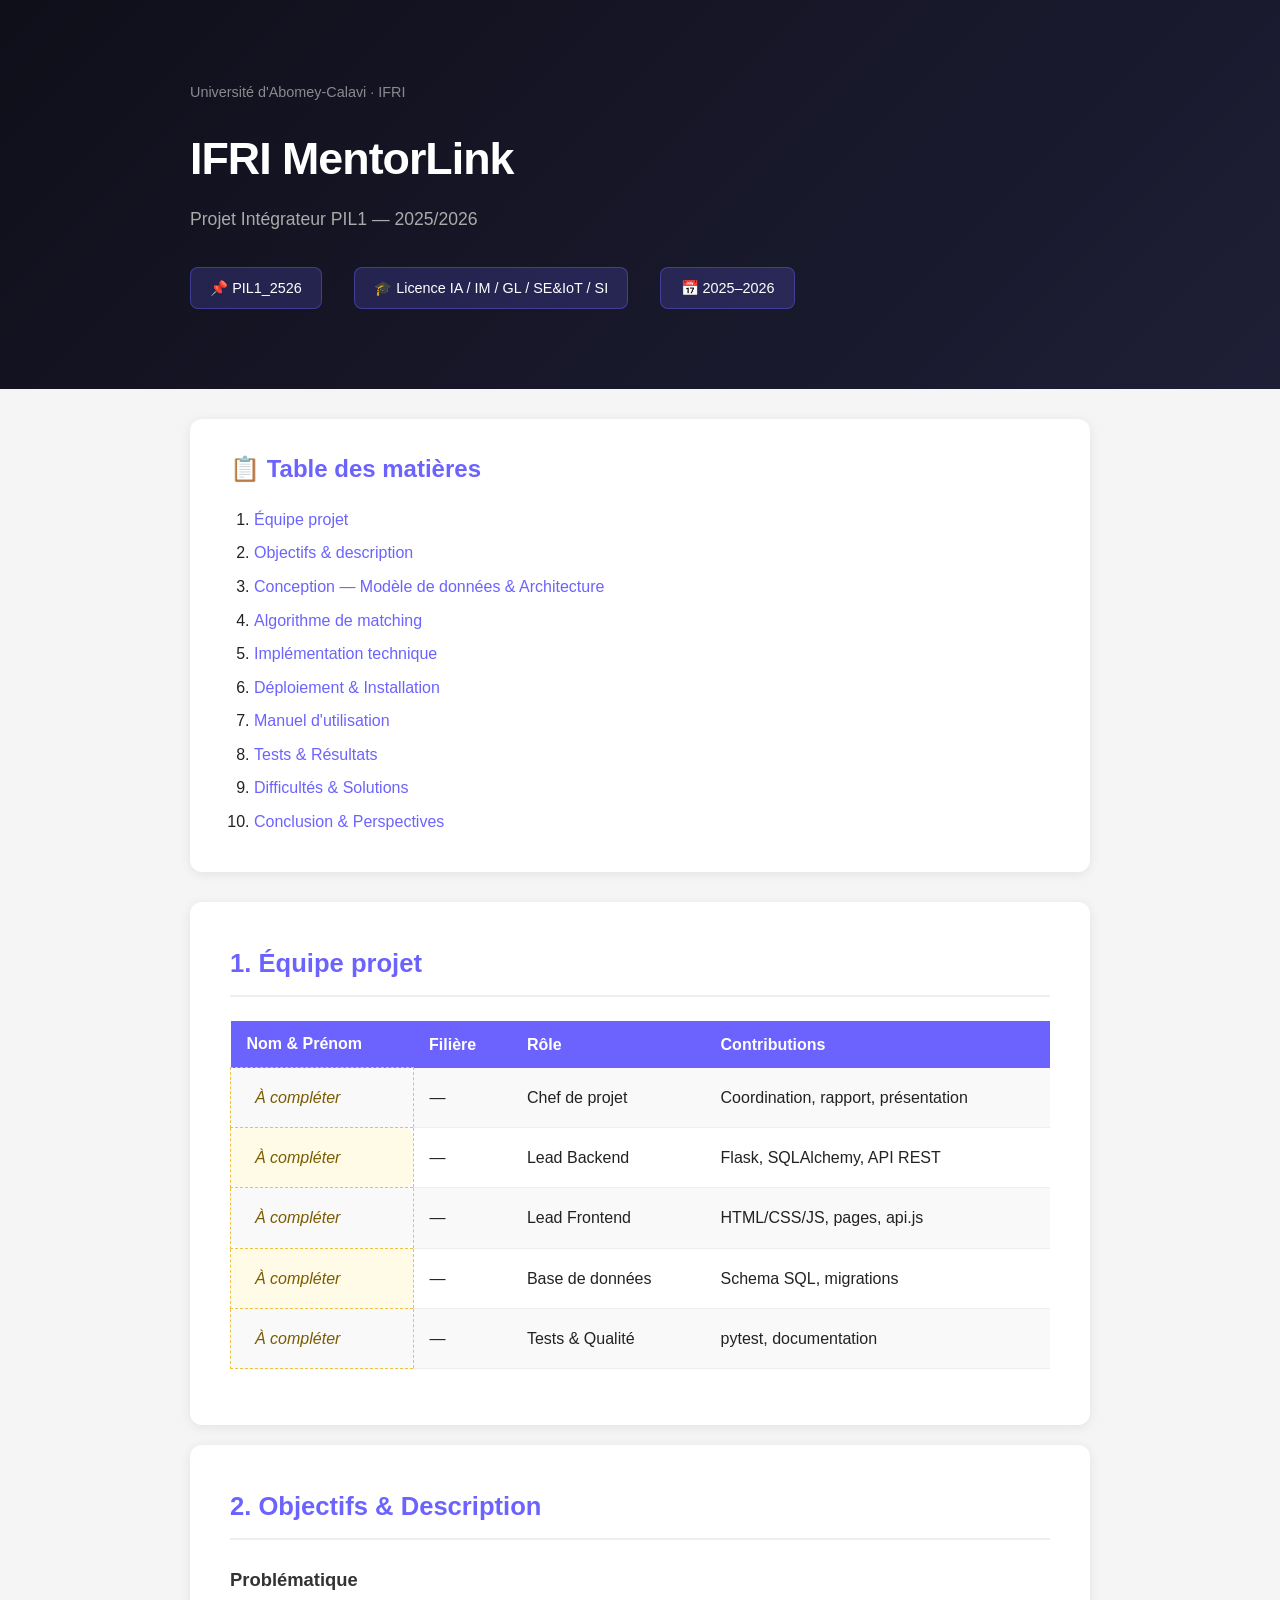
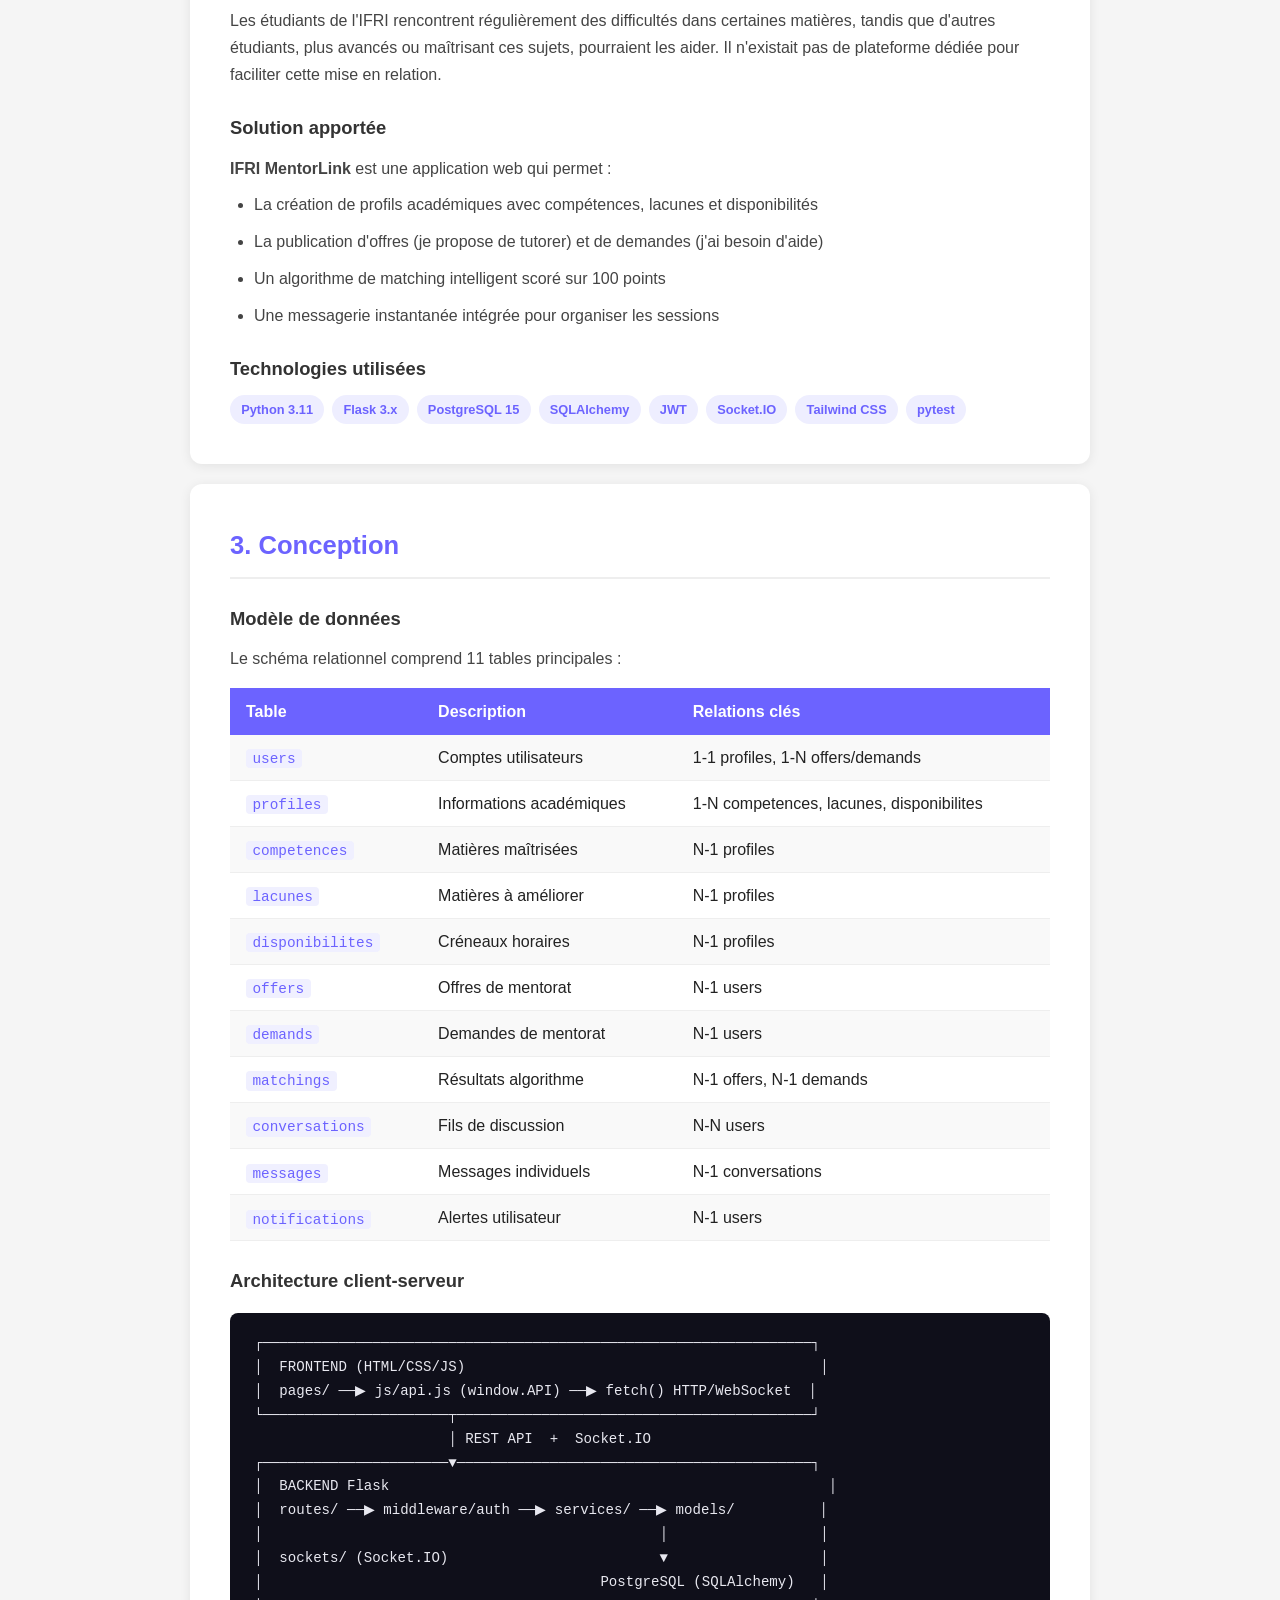
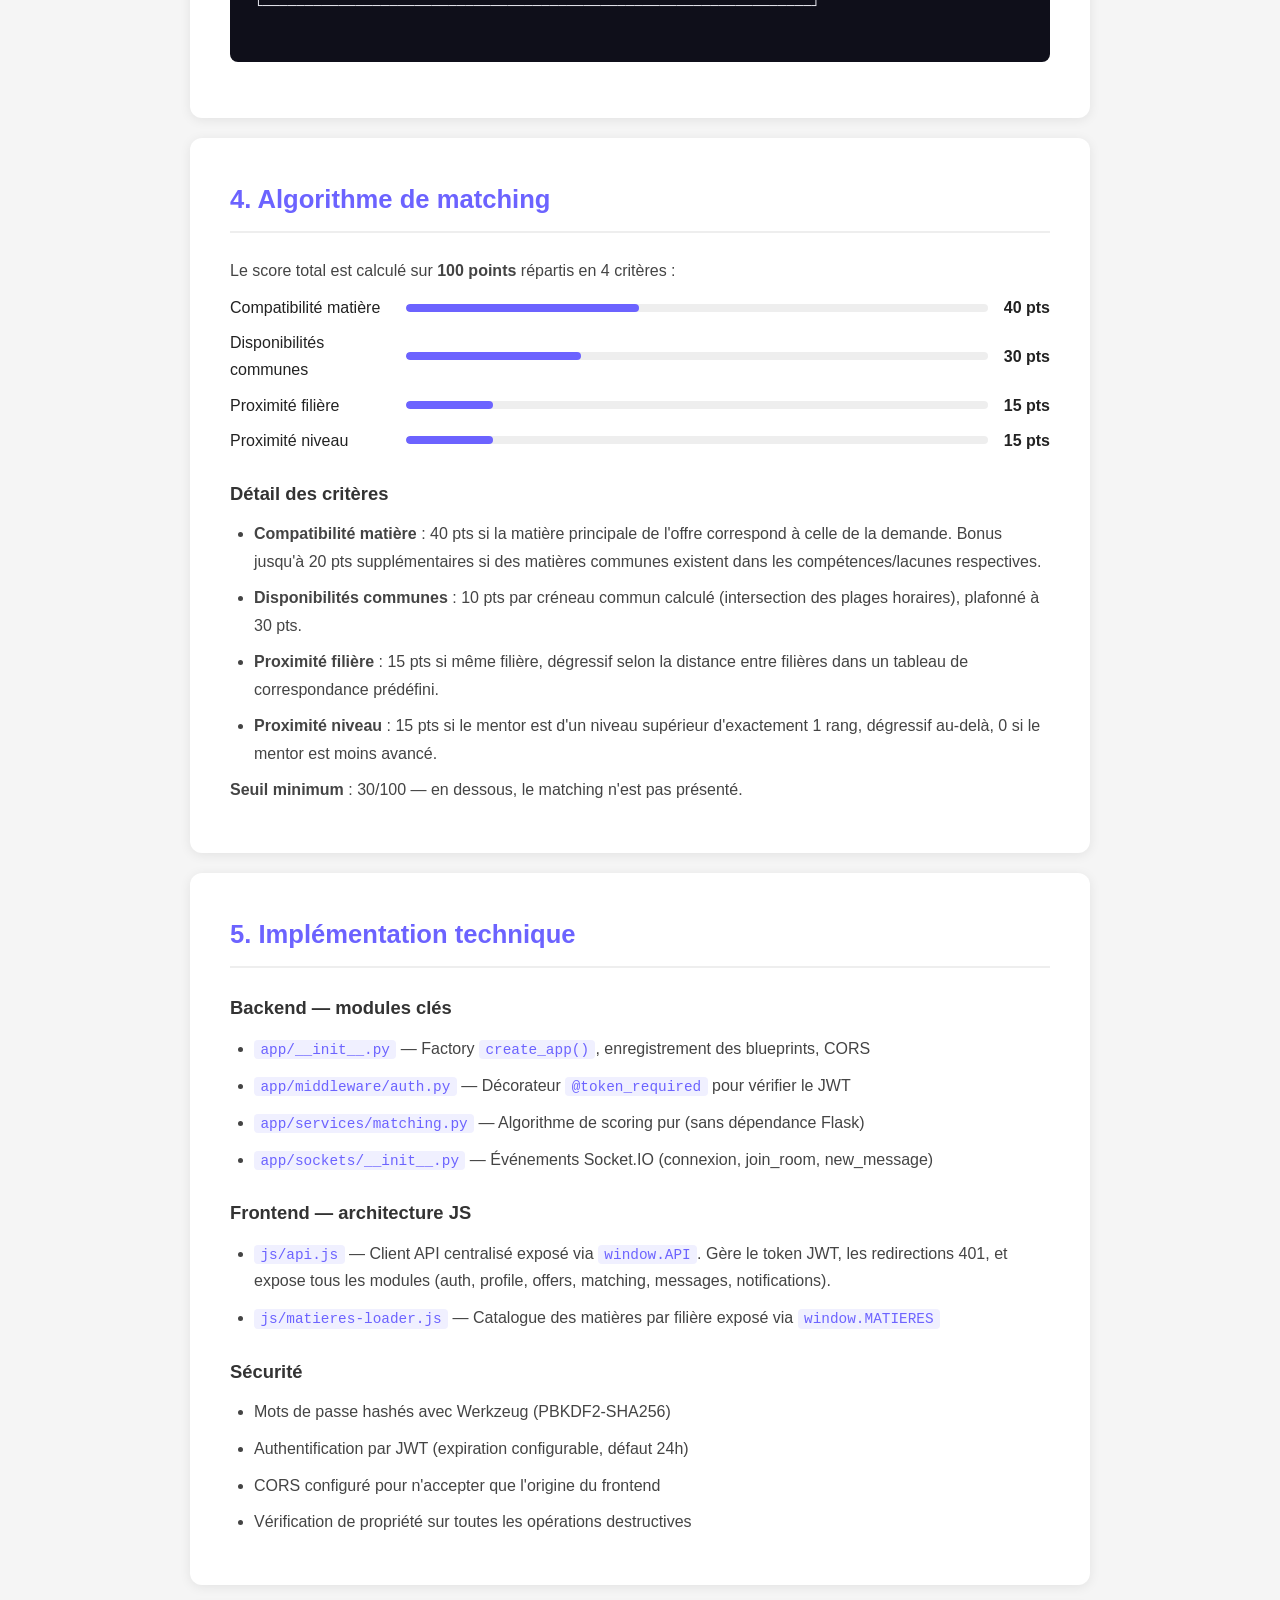
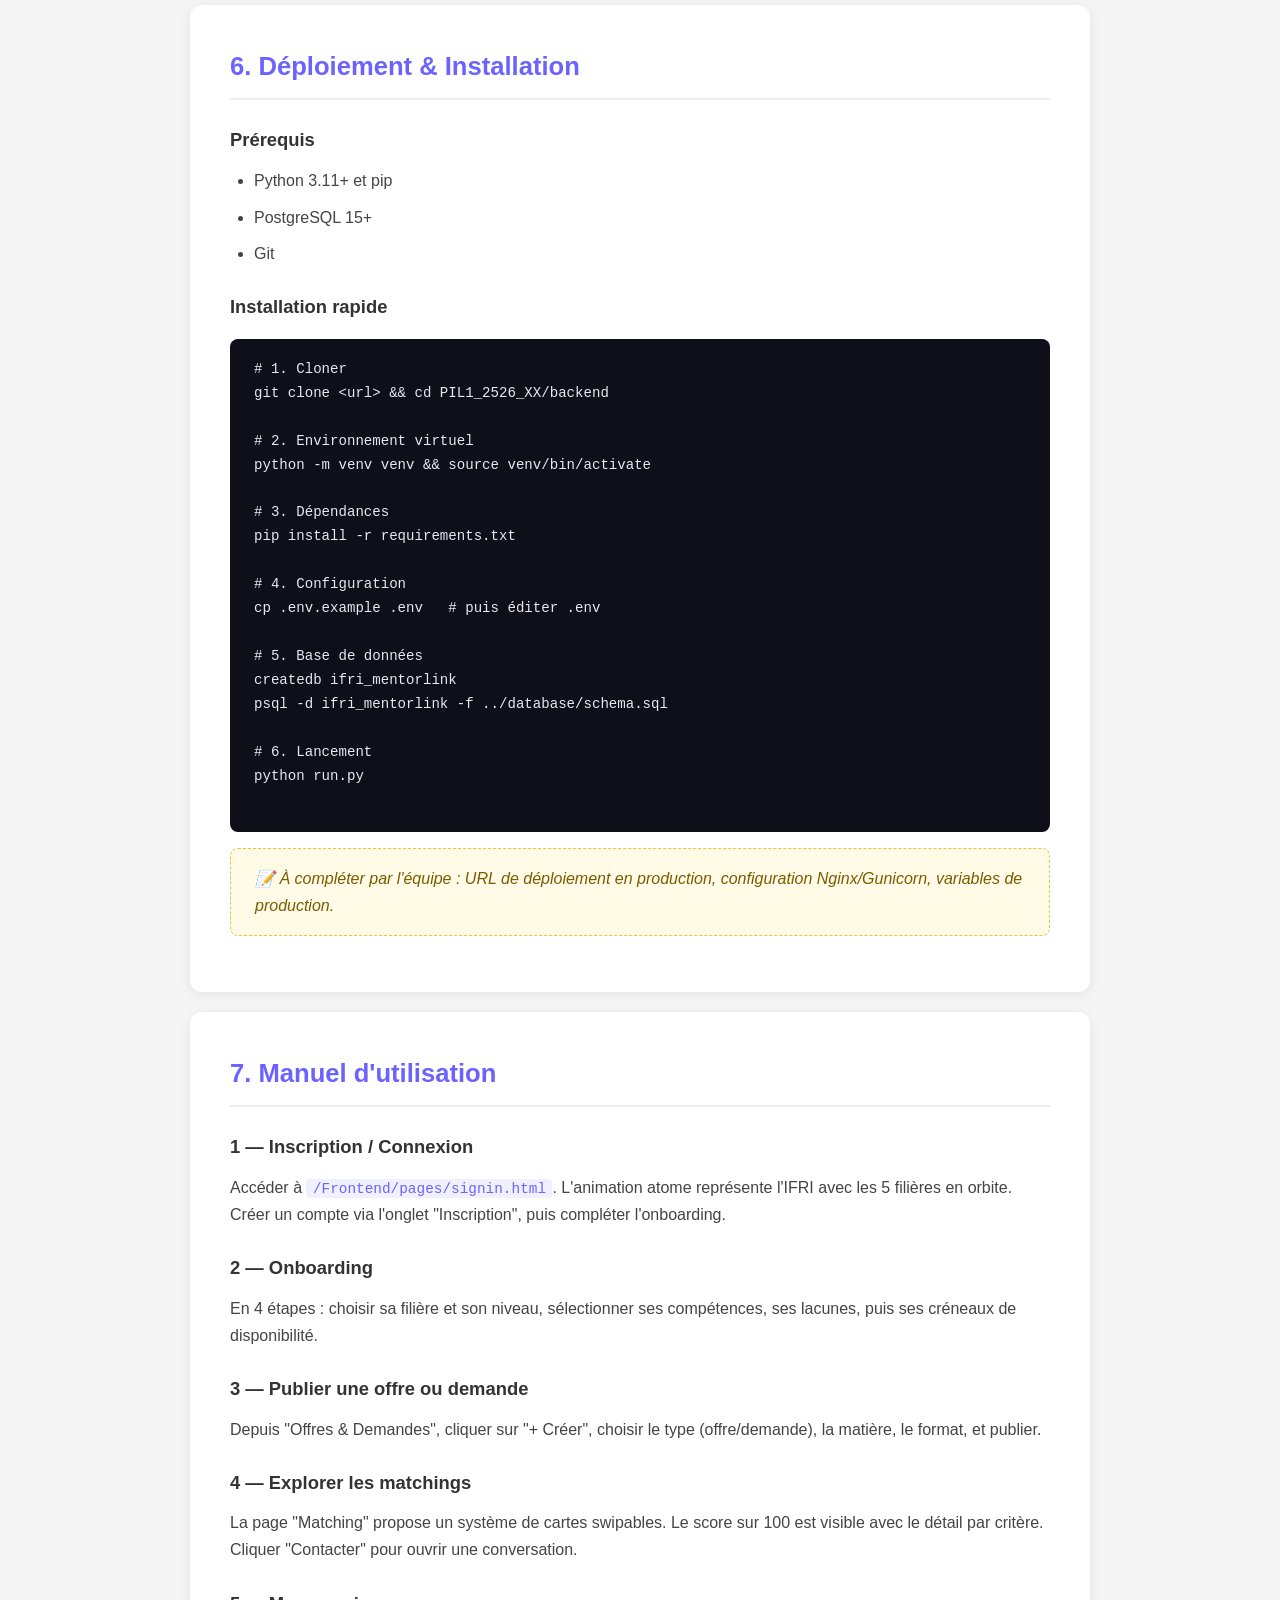
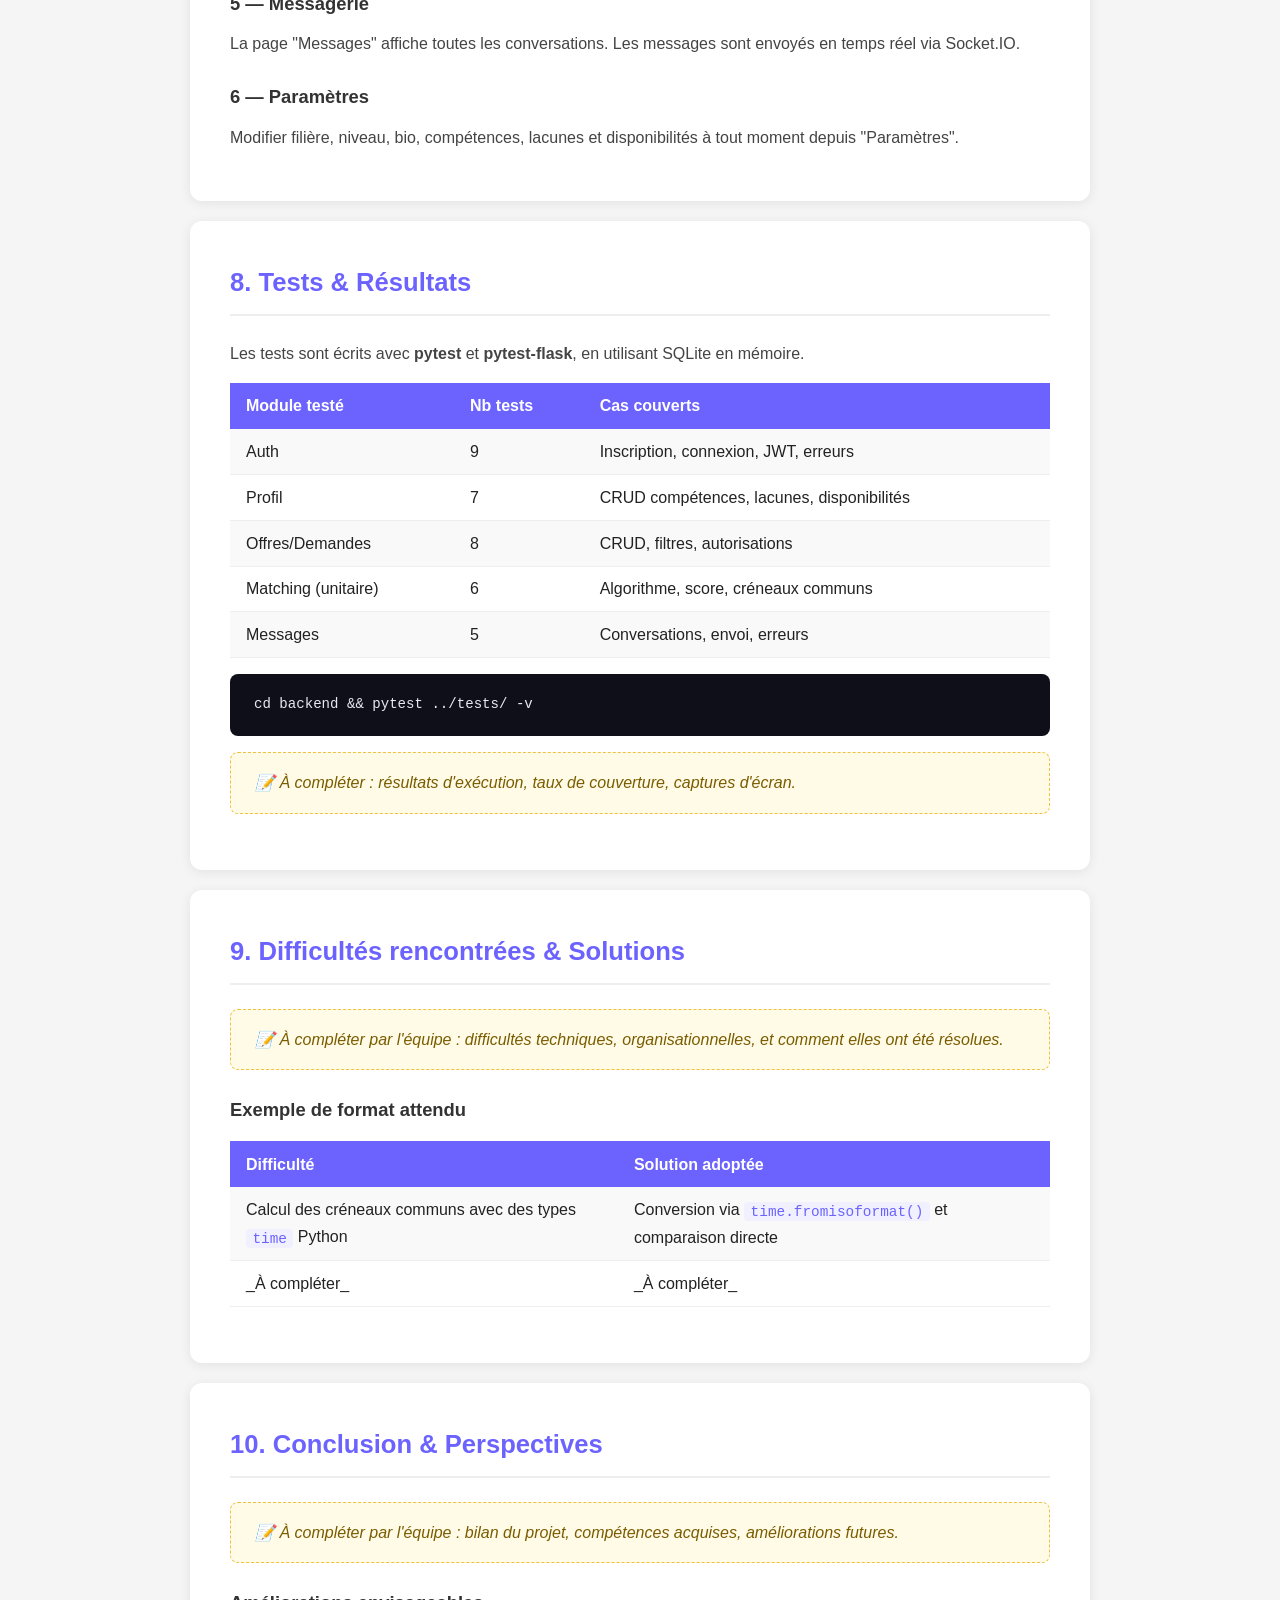
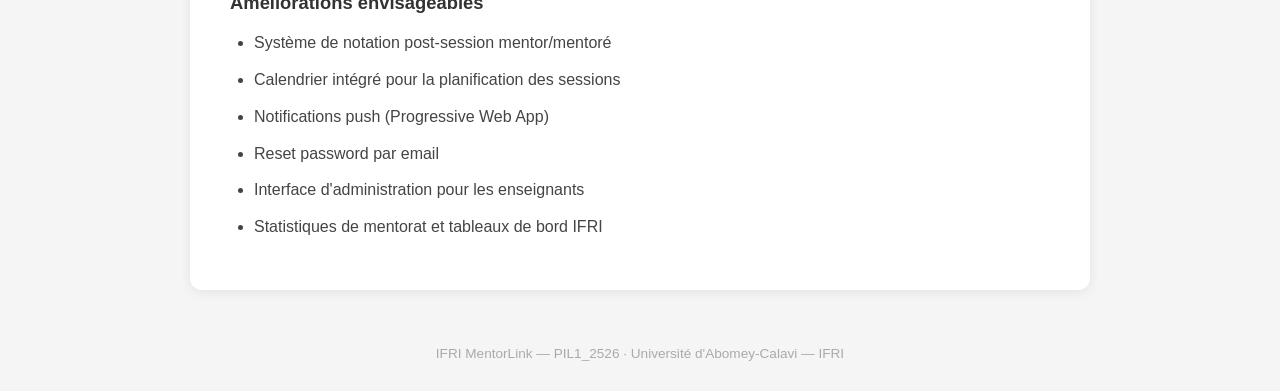
<file: PIL1_2526_XX/docs/rapport.html>
<!DOCTYPE html>
<html lang="fr">
<head>
  <meta charset="UTF-8"/>
  <meta name="viewport" content="width=device-width,initial-scale=1.0"/>
  <title>Rapport — IFRI MentorLink PIL1_2526</title>
  <style>
    :root {
      --primary: #6C63FF; --dark: #0F0F1A; --surface: #1E1E36;
      --border: #2E2E50; --text: #E8E8F0; --muted: #8888AA;
    }
    * { box-sizing: border-box; margin: 0; padding: 0; }
    body { font-family: 'Segoe UI', Arial, sans-serif; background: #f5f5f5; color: #222; line-height: 1.7; }
    .cover { background: linear-gradient(135deg, #0F0F1A 0%, #1E1E36 100%); color: #fff; padding: 80px 60px; }
    .cover h1 { font-size: 2.8rem; font-weight: 800; letter-spacing: -1px; }
    .cover .subtitle { font-size: 1.1rem; color: #aaa; margin-top: .5rem; }
    .cover .meta { margin-top: 2rem; display: flex; gap: 2rem; flex-wrap: wrap; }
    .cover .meta div { background: rgba(108,99,255,.2); border: 1px solid rgba(108,99,255,.4); border-radius: 8px; padding: .5rem 1.2rem; font-size: .9rem; }
    .toc { background: #fff; max-width: 900px; margin: 30px auto; padding: 30px 40px; border-radius: 12px; box-shadow: 0 2px 12px rgba(0,0,0,.08); }
    .toc h2 { color: var(--primary); margin-bottom: 1rem; }
    .toc ol { padding-left: 1.5rem; }
    .toc li { margin-bottom: .4rem; }
    .toc a { color: var(--primary); text-decoration: none; }
    .section { background: #fff; max-width: 900px; margin: 20px auto; padding: 40px; border-radius: 12px; box-shadow: 0 2px 12px rgba(0,0,0,.08); }
    .section h2 { font-size: 1.6rem; color: var(--primary); border-bottom: 2px solid #eee; padding-bottom: .6rem; margin-bottom: 1.5rem; }
    .section h3 { font-size: 1.15rem; font-weight: 700; margin: 1.5rem 0 .7rem; color: #333; }
    .section p, .section li { color: #444; margin-bottom: .6rem; }
    .section ul, .section ol { padding-left: 1.5rem; }
    table { width: 100%; border-collapse: collapse; margin: 1rem 0; }
    th { background: var(--primary); color: #fff; padding: .6rem 1rem; text-align: left; }
    td { padding: .55rem 1rem; border-bottom: 1px solid #eee; }
    tr:nth-child(even) td { background: #f9f9f9; }
    .placeholder { background: #fffbe6; border: 1.5px dashed #f0c040; border-radius: 8px; padding: 1rem 1.5rem; color: #7a5c00; font-style: italic; margin: 1rem 0; }
    .score-row { display: flex; align-items: center; gap: 1rem; margin-bottom: .5rem; }
    .score-bar { flex: 1; height: 8px; background: #eee; border-radius: 4px; overflow: hidden; }
    .score-fill { height: 100%; background: var(--primary); border-radius: 4px; }
    .badge { display: inline-block; padding: .2rem .7rem; border-radius: 20px; font-size: .8rem; font-weight: 600; }
    .badge-tech { background: #eef; color: var(--primary); }
    code { background: #f0f0ff; padding: .1rem .4rem; border-radius: 4px; font-family: monospace; font-size: .9rem; color: var(--primary); }
    pre { background: #0F0F1A; color: #E8E8F0; padding: 1.2rem 1.5rem; border-radius: 8px; overflow-x: auto; font-size: .88rem; margin: 1rem 0; }
    footer { text-align: center; padding: 2rem; color: #aaa; font-size: .85rem; }
  </style>
</head>
<body>

<!-- COUVERTURE -->
<div class="cover">
  <div style="max-width:900px;margin:auto;">
    <div style="color:rgba(255,255,255,.5);font-size:.9rem;margin-bottom:1rem;">Université d'Abomey-Calavi · IFRI</div>
    <h1>IFRI MentorLink</h1>
    <div class="subtitle">Projet Intégrateur PIL1 — 2025/2026</div>
    <div class="meta">
      <div>📌 PIL1_2526</div>
      <div>🎓 Licence IA / IM / GL / SE&IoT / SI</div>
      <div>📅 <span id="year">2025–2026</span></div>
    </div>
  </div>
</div>

<!-- TABLE DES MATIÈRES -->
<div class="toc">
  <h2>📋 Table des matières</h2>
  <ol>
    <li><a href="#equipe">Équipe projet</a></li>
    <li><a href="#objectifs">Objectifs & description</a></li>
    <li><a href="#conception">Conception — Modèle de données & Architecture</a></li>
    <li><a href="#algo">Algorithme de matching</a></li>
    <li><a href="#implementation">Implémentation technique</a></li>
    <li><a href="#deploiement">Déploiement & Installation</a></li>
    <li><a href="#manuel">Manuel d'utilisation</a></li>
    <li><a href="#tests">Tests & Résultats</a></li>
    <li><a href="#difficultes">Difficultés & Solutions</a></li>
    <li><a href="#conclusion">Conclusion & Perspectives</a></li>
  </ol>
</div>

<!-- 1. ÉQUIPE -->
<div class="section" id="equipe">
  <h2>1. Équipe projet</h2>
  <table>
    <tr><th>Nom & Prénom</th><th>Filière</th><th>Rôle</th><th>Contributions</th></tr>
    <tr><td class="placeholder">À compléter</td><td>—</td><td>Chef de projet</td><td>Coordination, rapport, présentation</td></tr>
    <tr><td class="placeholder">À compléter</td><td>—</td><td>Lead Backend</td><td>Flask, SQLAlchemy, API REST</td></tr>
    <tr><td class="placeholder">À compléter</td><td>—</td><td>Lead Frontend</td><td>HTML/CSS/JS, pages, api.js</td></tr>
    <tr><td class="placeholder">À compléter</td><td>—</td><td>Base de données</td><td>Schema SQL, migrations</td></tr>
    <tr><td class="placeholder">À compléter</td><td>—</td><td>Tests & Qualité</td><td>pytest, documentation</td></tr>
  </table>
</div>

<!-- 2. OBJECTIFS -->
<div class="section" id="objectifs">
  <h2>2. Objectifs & Description</h2>
  <h3>Problématique</h3>
  <p>Les étudiants de l'IFRI rencontrent régulièrement des difficultés dans certaines matières, tandis que d'autres étudiants, plus avancés ou maîtrisant ces sujets, pourraient les aider. Il n'existait pas de plateforme dédiée pour faciliter cette mise en relation.</p>

  <h3>Solution apportée</h3>
  <p><strong>IFRI MentorLink</strong> est une application web qui permet :</p>
  <ul>
    <li>La création de profils académiques avec compétences, lacunes et disponibilités</li>
    <li>La publication d'offres (je propose de tutorer) et de demandes (j'ai besoin d'aide)</li>
    <li>Un algorithme de matching intelligent scoré sur 100 points</li>
    <li>Une messagerie instantanée intégrée pour organiser les sessions</li>
  </ul>

  <h3>Technologies utilisées</h3>
  <div style="display:flex;flex-wrap:wrap;gap:.5rem;margin-top:.5rem;">
    <span class="badge badge-tech">Python 3.11</span>
    <span class="badge badge-tech">Flask 3.x</span>
    <span class="badge badge-tech">PostgreSQL 15</span>
    <span class="badge badge-tech">SQLAlchemy</span>
    <span class="badge badge-tech">JWT</span>
    <span class="badge badge-tech">Socket.IO</span>
    <span class="badge badge-tech">Tailwind CSS</span>
    <span class="badge badge-tech">pytest</span>
  </div>
</div>

<!-- 3. CONCEPTION -->
<div class="section" id="conception">
  <h2>3. Conception</h2>

  <h3>Modèle de données</h3>
  <p>Le schéma relationnel comprend 11 tables principales :</p>
  <table>
    <tr><th>Table</th><th>Description</th><th>Relations clés</th></tr>
    <tr><td><code>users</code></td><td>Comptes utilisateurs</td><td>1-1 profiles, 1-N offers/demands</td></tr>
    <tr><td><code>profiles</code></td><td>Informations académiques</td><td>1-N competences, lacunes, disponibilites</td></tr>
    <tr><td><code>competences</code></td><td>Matières maîtrisées</td><td>N-1 profiles</td></tr>
    <tr><td><code>lacunes</code></td><td>Matières à améliorer</td><td>N-1 profiles</td></tr>
    <tr><td><code>disponibilites</code></td><td>Créneaux horaires</td><td>N-1 profiles</td></tr>
    <tr><td><code>offers</code></td><td>Offres de mentorat</td><td>N-1 users</td></tr>
    <tr><td><code>demands</code></td><td>Demandes de mentorat</td><td>N-1 users</td></tr>
    <tr><td><code>matchings</code></td><td>Résultats algorithme</td><td>N-1 offers, N-1 demands</td></tr>
    <tr><td><code>conversations</code></td><td>Fils de discussion</td><td>N-N users</td></tr>
    <tr><td><code>messages</code></td><td>Messages individuels</td><td>N-1 conversations</td></tr>
    <tr><td><code>notifications</code></td><td>Alertes utilisateur</td><td>N-1 users</td></tr>
  </table>

  <h3>Architecture client-serveur</h3>
  <pre>
┌─────────────────────────────────────────────────────────────────┐
│  FRONTEND (HTML/CSS/JS)                                          │
│  pages/ ──▶ js/api.js (window.API) ──▶ fetch() HTTP/WebSocket  │
└──────────────────────┬──────────────────────────────────────────┘
                       │ REST API  +  Socket.IO
┌──────────────────────▼──────────────────────────────────────────┐
│  BACKEND Flask                                                    │
│  routes/ ──▶ middleware/auth ──▶ services/ ──▶ models/          │
│                                               │                  │
│  sockets/ (Socket.IO)                         ▼                  │
│                                        PostgreSQL (SQLAlchemy)   │
└─────────────────────────────────────────────────────────────────┘
  </pre>
</div>

<!-- 4. ALGORITHME -->
<div class="section" id="algo">
  <h2>4. Algorithme de matching</h2>
  <p>Le score total est calculé sur <strong>100 points</strong> répartis en 4 critères :</p>

  <div class="score-row"><span style="width:160px;">Compatibilité matière</span><div class="score-bar"><div class="score-fill" style="width:40%"></div></div><strong>40 pts</strong></div>
  <div class="score-row"><span style="width:160px;">Disponibilités communes</span><div class="score-bar"><div class="score-fill" style="width:30%"></div></div><strong>30 pts</strong></div>
  <div class="score-row"><span style="width:160px;">Proximité filière</span><div class="score-bar"><div class="score-fill" style="width:15%"></div></div><strong>15 pts</strong></div>
  <div class="score-row"><span style="width:160px;">Proximité niveau</span><div class="score-bar"><div class="score-fill" style="width:15%"></div></div><strong>15 pts</strong></div>

  <h3>Détail des critères</h3>
  <ul>
    <li><strong>Compatibilité matière</strong> : 40 pts si la matière principale de l'offre correspond à celle de la demande. Bonus jusqu'à 20 pts supplémentaires si des matières communes existent dans les compétences/lacunes respectives.</li>
    <li><strong>Disponibilités communes</strong> : 10 pts par créneau commun calculé (intersection des plages horaires), plafonné à 30 pts.</li>
    <li><strong>Proximité filière</strong> : 15 pts si même filière, dégressif selon la distance entre filières dans un tableau de correspondance prédéfini.</li>
    <li><strong>Proximité niveau</strong> : 15 pts si le mentor est d'un niveau supérieur d'exactement 1 rang, dégressif au-delà, 0 si le mentor est moins avancé.</li>
  </ul>
  <p><strong>Seuil minimum</strong> : 30/100 — en dessous, le matching n'est pas présenté.</p>
</div>

<!-- 5. IMPLÉMENTATION -->
<div class="section" id="implementation">
  <h2>5. Implémentation technique</h2>

  <h3>Backend — modules clés</h3>
  <ul>
    <li><code>app/__init__.py</code> — Factory <code>create_app()</code>, enregistrement des blueprints, CORS</li>
    <li><code>app/middleware/auth.py</code> — Décorateur <code>@token_required</code> pour vérifier le JWT</li>
    <li><code>app/services/matching.py</code> — Algorithme de scoring pur (sans dépendance Flask)</li>
    <li><code>app/sockets/__init__.py</code> — Événements Socket.IO (connexion, join_room, new_message)</li>
  </ul>

  <h3>Frontend — architecture JS</h3>
  <ul>
    <li><code>js/api.js</code> — Client API centralisé exposé via <code>window.API</code>. Gère le token JWT, les redirections 401, et expose tous les modules (auth, profile, offers, matching, messages, notifications).</li>
    <li><code>js/matieres-loader.js</code> — Catalogue des matières par filière exposé via <code>window.MATIERES</code></li>
  </ul>

  <h3>Sécurité</h3>
  <ul>
    <li>Mots de passe hashés avec Werkzeug (PBKDF2-SHA256)</li>
    <li>Authentification par JWT (expiration configurable, défaut 24h)</li>
    <li>CORS configuré pour n'accepter que l'origine du frontend</li>
    <li>Vérification de propriété sur toutes les opérations destructives</li>
  </ul>
</div>

<!-- 6. DÉPLOIEMENT -->
<div class="section" id="deploiement">
  <h2>6. Déploiement & Installation</h2>

  <h3>Prérequis</h3>
  <ul>
    <li>Python 3.11+ et pip</li>
    <li>PostgreSQL 15+</li>
    <li>Git</li>
  </ul>

  <h3>Installation rapide</h3>
  <pre>
# 1. Cloner
git clone &lt;url&gt; && cd PIL1_2526_XX/backend

# 2. Environnement virtuel
python -m venv venv && source venv/bin/activate

# 3. Dépendances
pip install -r requirements.txt

# 4. Configuration
cp .env.example .env   # puis éditer .env

# 5. Base de données
createdb ifri_mentorlink
psql -d ifri_mentorlink -f ../database/schema.sql

# 6. Lancement
python run.py
  </pre>

  <div class="placeholder">📝 À compléter par l'équipe : URL de déploiement en production, configuration Nginx/Gunicorn, variables de production.</div>
</div>

<!-- 7. MANUEL -->
<div class="section" id="manuel">
  <h2>7. Manuel d'utilisation</h2>

  <h3>1 — Inscription / Connexion</h3>
  <p>Accéder à <code>/Frontend/pages/signin.html</code>. L'animation atome représente l'IFRI avec les 5 filières en orbite. Créer un compte via l'onglet "Inscription", puis compléter l'onboarding.</p>

  <h3>2 — Onboarding</h3>
  <p>En 4 étapes : choisir sa filière et son niveau, sélectionner ses compétences, ses lacunes, puis ses créneaux de disponibilité.</p>

  <h3>3 — Publier une offre ou demande</h3>
  <p>Depuis "Offres & Demandes", cliquer sur "+ Créer", choisir le type (offre/demande), la matière, le format, et publier.</p>

  <h3>4 — Explorer les matchings</h3>
  <p>La page "Matching" propose un système de cartes swipables. Le score sur 100 est visible avec le détail par critère. Cliquer "Contacter" pour ouvrir une conversation.</p>

  <h3>5 — Messagerie</h3>
  <p>La page "Messages" affiche toutes les conversations. Les messages sont envoyés en temps réel via Socket.IO.</p>

  <h3>6 — Paramètres</h3>
  <p>Modifier filière, niveau, bio, compétences, lacunes et disponibilités à tout moment depuis "Paramètres".</p>
</div>

<!-- 8. TESTS -->
<div class="section" id="tests">
  <h2>8. Tests & Résultats</h2>
  <p>Les tests sont écrits avec <strong>pytest</strong> et <strong>pytest-flask</strong>, en utilisant SQLite en mémoire.</p>

  <table>
    <tr><th>Module testé</th><th>Nb tests</th><th>Cas couverts</th></tr>
    <tr><td>Auth</td><td>9</td><td>Inscription, connexion, JWT, erreurs</td></tr>
    <tr><td>Profil</td><td>7</td><td>CRUD compétences, lacunes, disponibilités</td></tr>
    <tr><td>Offres/Demandes</td><td>8</td><td>CRUD, filtres, autorisations</td></tr>
    <tr><td>Matching (unitaire)</td><td>6</td><td>Algorithme, score, créneaux communs</td></tr>
    <tr><td>Messages</td><td>5</td><td>Conversations, envoi, erreurs</td></tr>
  </table>

  <pre>cd backend && pytest ../tests/ -v</pre>

  <div class="placeholder">📝 À compléter : résultats d'exécution, taux de couverture, captures d'écran.</div>
</div>

<!-- 9. DIFFICULTÉS -->
<div class="section" id="difficultes">
  <h2>9. Difficultés rencontrées & Solutions</h2>
  <div class="placeholder">📝 À compléter par l'équipe : difficultés techniques, organisationnelles, et comment elles ont été résolues.</div>

  <h3>Exemple de format attendu</h3>
  <table>
    <tr><th>Difficulté</th><th>Solution adoptée</th></tr>
    <tr><td>Calcul des créneaux communs avec des types <code>time</code> Python</td><td>Conversion via <code>time.fromisoformat()</code> et comparaison directe</td></tr>
    <tr><td>_À compléter_</td><td>_À compléter_</td></tr>
  </table>
</div>

<!-- 10. CONCLUSION -->
<div class="section" id="conclusion">
  <h2>10. Conclusion & Perspectives</h2>
  <div class="placeholder">📝 À compléter par l'équipe : bilan du projet, compétences acquises, améliorations futures.</div>

  <h3>Améliorations envisageables</h3>
  <ul>
    <li>Système de notation post-session mentor/mentoré</li>
    <li>Calendrier intégré pour la planification des sessions</li>
    <li>Notifications push (Progressive Web App)</li>
    <li>Reset password par email</li>
    <li>Interface d'administration pour les enseignants</li>
    <li>Statistiques de mentorat et tableaux de bord IFRI</li>
  </ul>
</div>

<footer>
  IFRI MentorLink — PIL1_2526 · Université d'Abomey-Calavi — IFRI
</footer>

<script>
  document.getElementById('year').textContent = new Date().getFullYear() - 1 + '–' + new Date().getFullYear();
</script>
</body>
</html>
</file>
